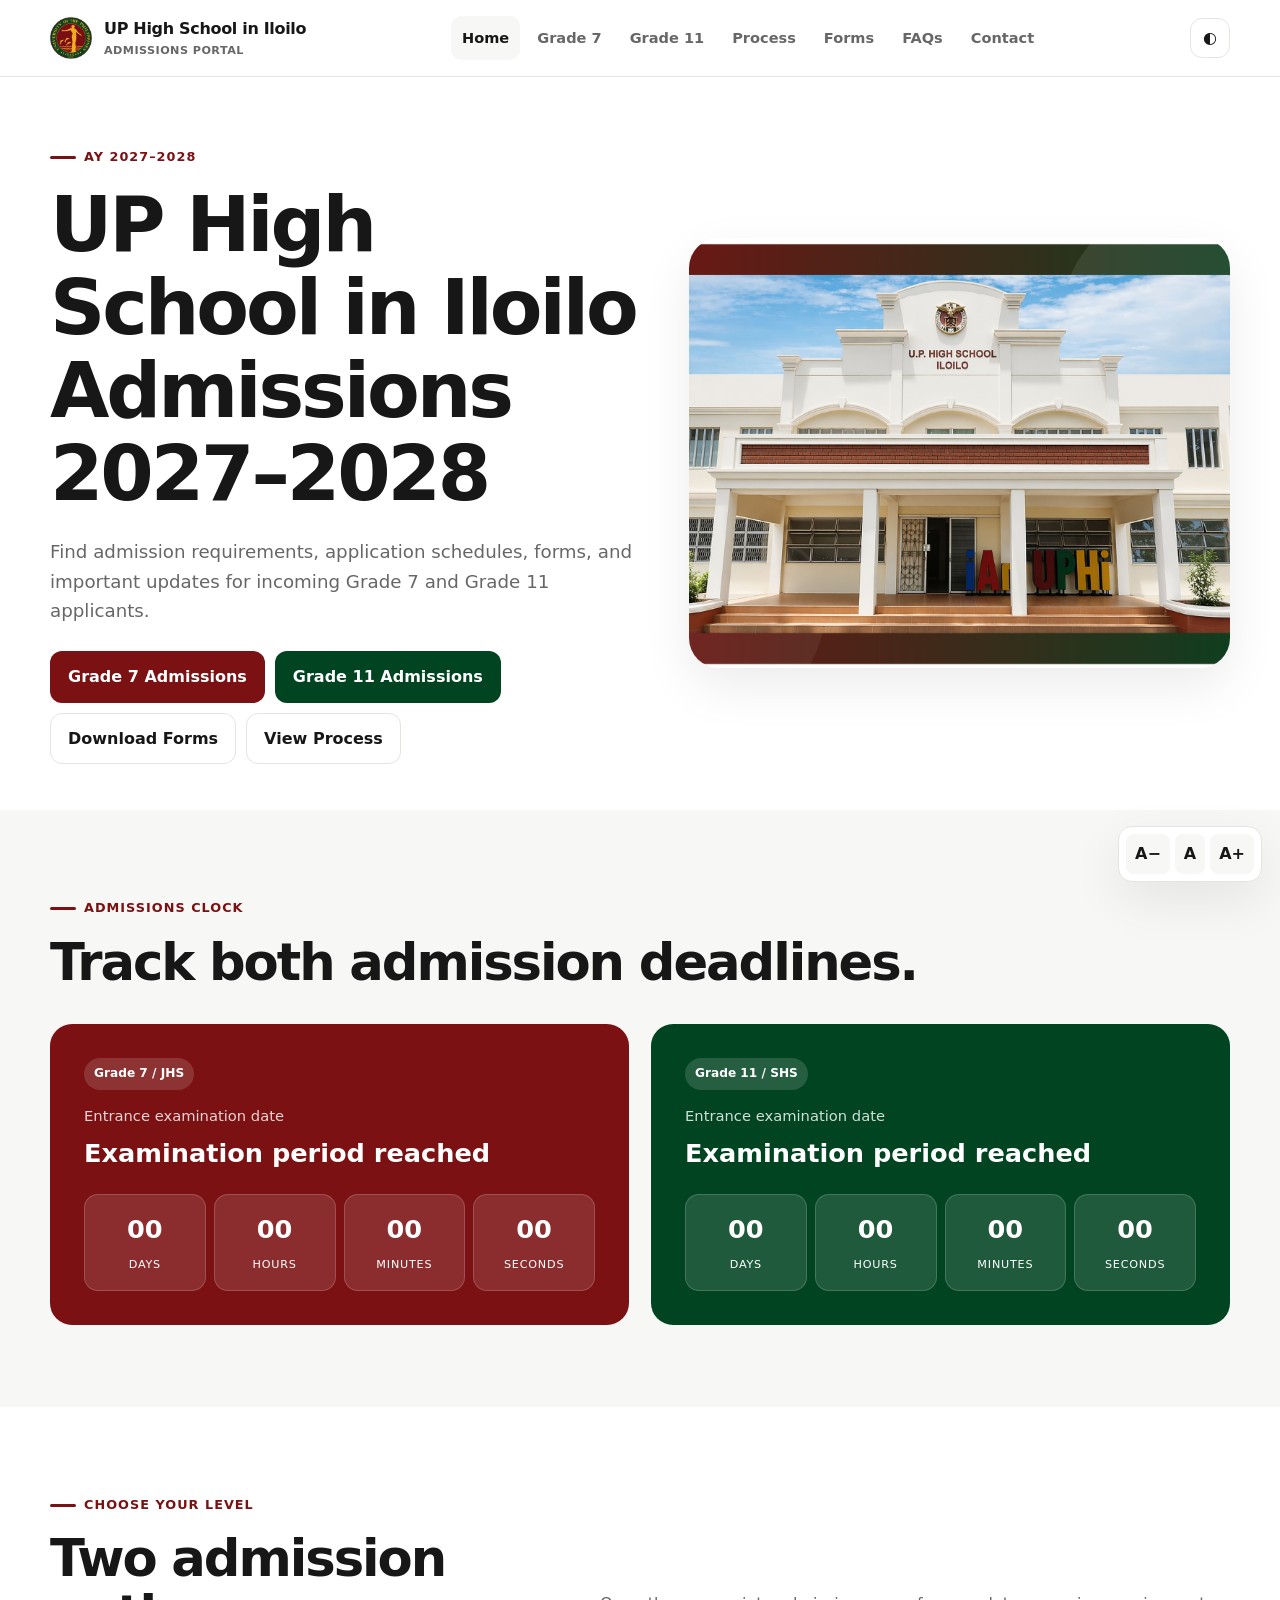
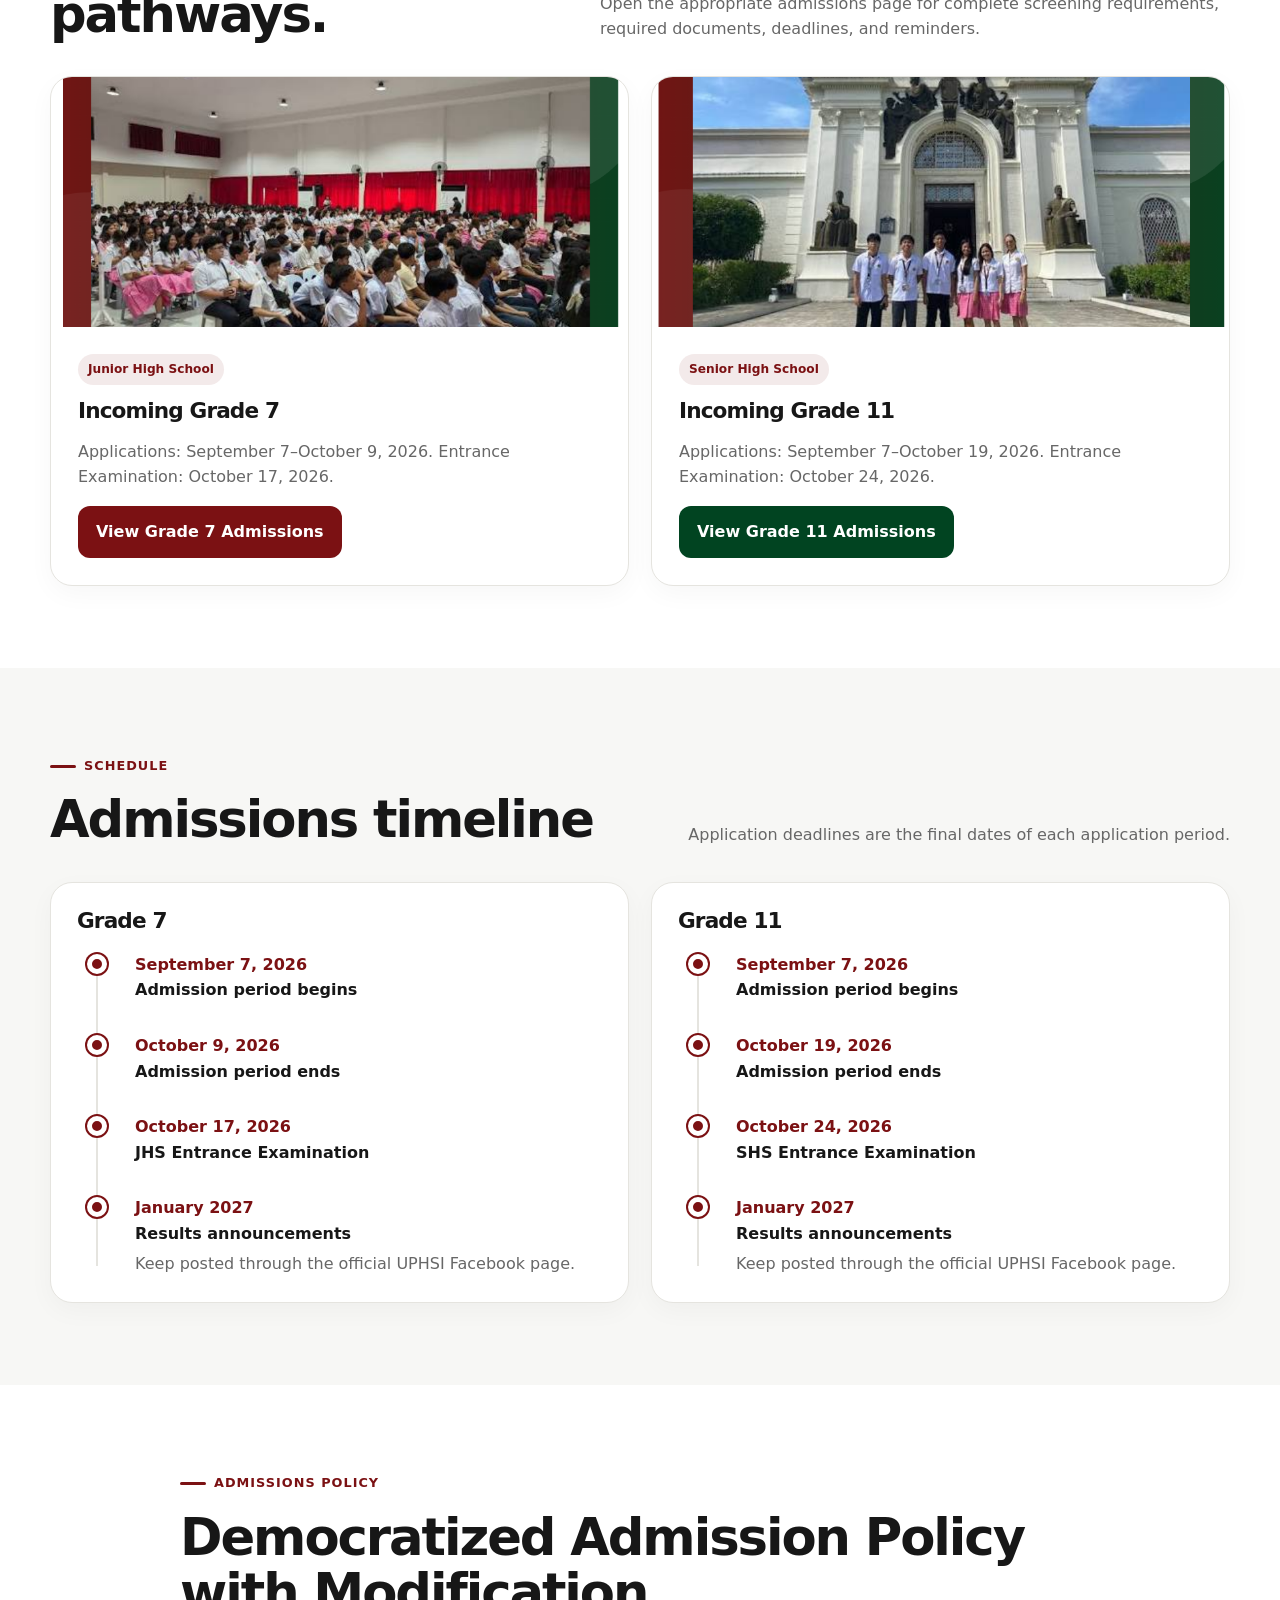
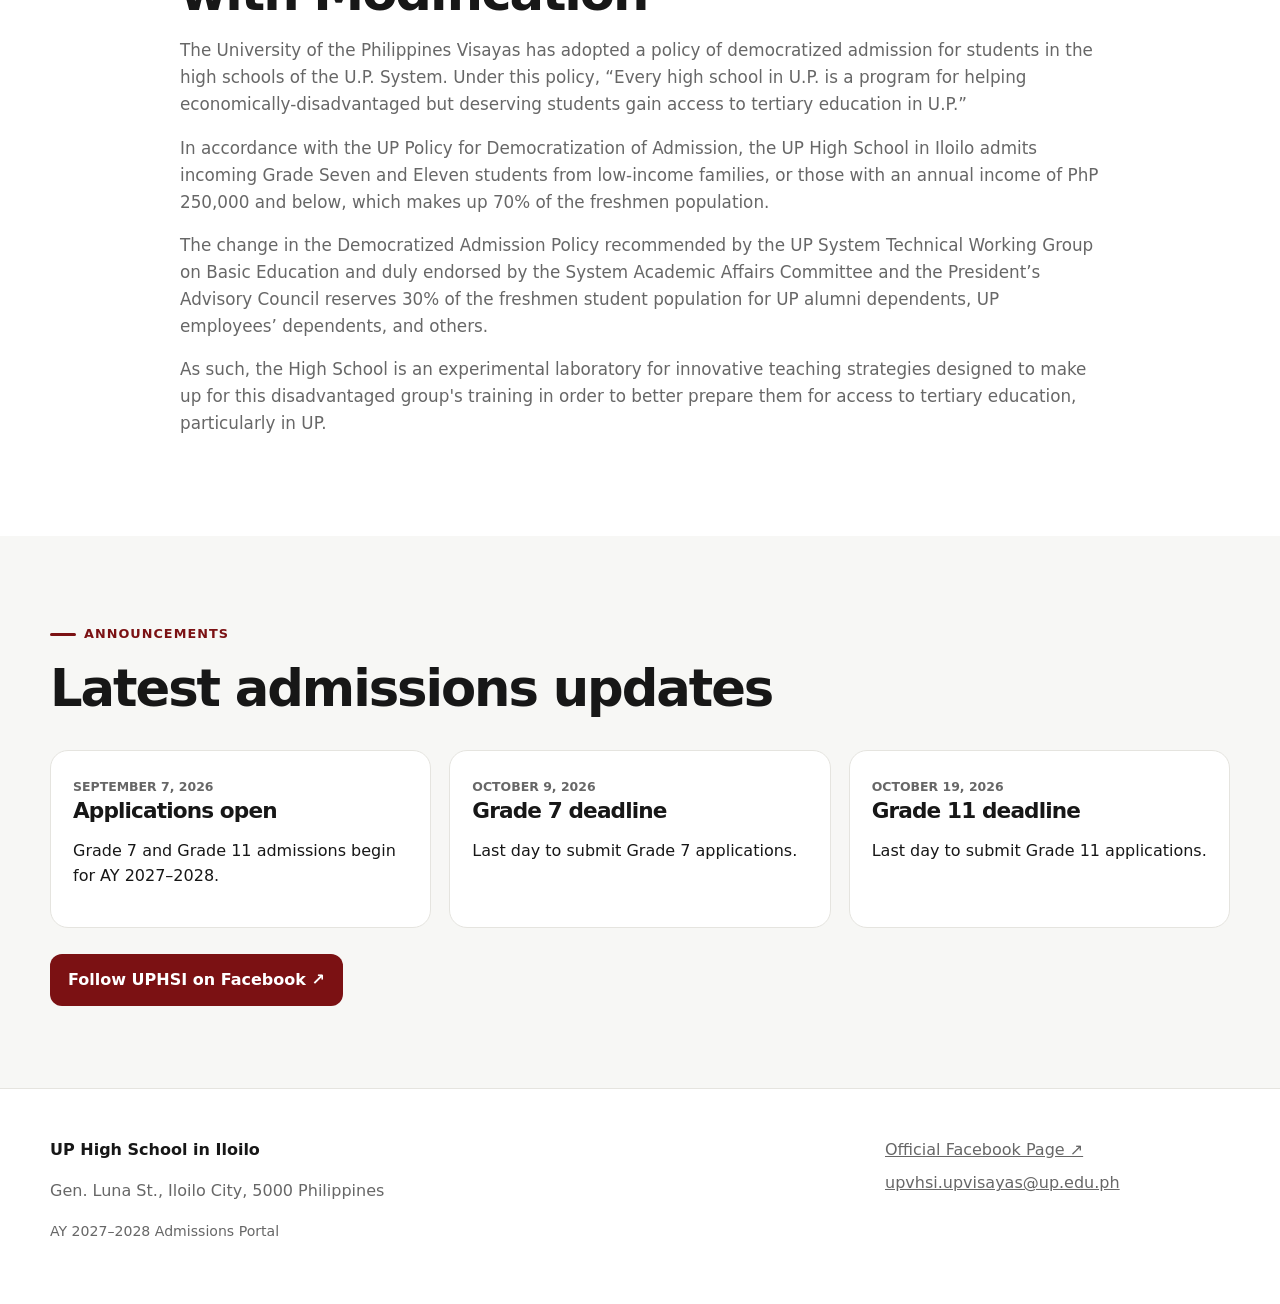
<file: index.html>
<!doctype html>
<html lang="en">
<head>
<meta charset="utf-8">
<meta name="viewport" content="width=device-width, initial-scale=1">
<meta name="description" content="UP High School in Iloilo Admissions Portal for AY 2027–2028">
<title>Home | UPHSI Admissions 2027–2028</title>
<link rel="stylesheet" href="css/style.css">
<link rel="icon" type="image/png" href="images/logo.png">
</head>
<body>

<a class="skip-link" href="#main">Skip to main content</a>
<header class="site-header">
  <div class="container navbar">
    <a class="brand" href="index.html"><img src="images/logo.png" alt="UPHSI logo placeholder"><span>UP High School in Iloilo<small>Admissions Portal</small></span></a>
    <nav id="navLinks" class="navlinks" aria-label="Primary navigation">
<a href="index.html" class="active">Home</a>
<a href="jhs.html">Grade 7</a>
<a href="shs.html">Grade 11</a>
<a href="process.html">Process</a>
<a href="forms.html">Forms</a>
<a href="faq.html">FAQs</a>
<a href="contact.html">Contact</a>
</nav>
    <div class="nav-tools">
      <button id="themeToggle" class="icon-btn" title="Toggle dark mode" aria-label="Toggle dark mode">◐</button>
      <button id="menuBtn" class="menu-btn" aria-label="Open menu" aria-expanded="false">☰</button>
    </div>
  </div>
</header>
<main id="main">
<section class="hero">
  <div class="container hero-grid">
    <div>
      <div class="eyebrow">AY 2027–2028</div>
      <h1>UP High School in Iloilo Admissions 2027–2028</h1>
      <p class="lead">Find admission requirements, application schedules, forms, and important updates for incoming Grade 7 and Grade 11 applicants.</p>
      <div class="actions">
        <a class="btn btn-primary" href="jhs.html">Grade 7 Admissions</a>
        <a class="btn btn-green" href="shs.html">Grade 11 Admissions</a>
        <a class="btn btn-secondary" href="forms.html">Download Forms</a>
        <a class="btn btn-secondary" href="process.html">View Process</a>
      </div>
    </div>
    <div class="hero-media"><img src="images/hero.png" alt="Campus photo placeholder"></div>
  </div>
</section>


<section class="section alt">
  <div class="container">
    <div class="section-head reveal">
      <div><div class="eyebrow">Admissions clock</div><h2>Track both admission deadlines.</h2></div>
      <!-- <p>Each countdown first tracks the end of its admission period. Once applications close, it automatically switches to the corresponding entrance examination countdown.</p> -->
    </div>
    <div class="cards">
      <div class="countdown-box reveal" id="jhsCountdown">
        <span class="tag" style="background:rgba(255,255,255,.14);color:white">Grade 7 / JHS</span>
        <div id="jhsCountdownLabel" class="countdown-label" style="margin-top:14px">Admission period ends in</div>
        <div id="jhsCountdownTitle" class="countdown-title">Grade 7 admission period ends</div>
        <div class="countdown">
          <div class="time-unit"><strong id="jhs-days">00</strong><span>Days</span></div>
          <div class="time-unit"><strong id="jhs-hours">00</strong><span>Hours</span></div>
          <div class="time-unit"><strong id="jhs-minutes">00</strong><span>Minutes</span></div>
          <div class="time-unit"><strong id="jhs-seconds">00</strong><span>Seconds</span></div>
        </div>
      </div>
      <div class="countdown-box reveal" id="shsCountdown" style="background:var(--green)">
        <span class="tag" style="background:rgba(255,255,255,.14);color:white">Grade 11 / SHS</span>
        <div id="shsCountdownLabel" class="countdown-label" style="margin-top:14px">Admission period ends in</div>
        <div id="shsCountdownTitle" class="countdown-title">Grade 11 admission period ends</div>
        <div class="countdown">
          <div class="time-unit"><strong id="shs-days">00</strong><span>Days</span></div>
          <div class="time-unit"><strong id="shs-hours">00</strong><span>Hours</span></div>
          <div class="time-unit"><strong id="shs-minutes">00</strong><span>Minutes</span></div>
          <div class="time-unit"><strong id="shs-seconds">00</strong><span>Seconds</span></div>
        </div>
      </div>
    </div>
  </div>
</section>

<section class="section">
 <div class="container">
  <div class="section-head reveal"><div><div class="eyebrow">Choose your level</div><h2>Two admission pathways.</h2></div><p>Open the appropriate admissions page for complete screening requirements, required documents, deadlines, and reminders.</p></div>
  <div class="cards">
    <article class="card feature reveal"><img src="images/jhs.png" alt="Grade 7 photo placeholder"><div class="card-content"><span class="tag">Junior High School</span><h3 style="margin-top:14px">Incoming Grade 7</h3><p>Applications: September 7–October 9, 2026. Entrance Examination: October 17, 2026.</p><a class="btn btn-primary" href="jhs.html">View Grade 7 Admissions</a></div></article>
    <article class="card feature reveal"><img src="images/shs.png" alt="Grade 11 photo placeholder"><div class="card-content"><span class="tag">Senior High School</span><h3 style="margin-top:14px">Incoming Grade 11</h3><p>Applications: September 7–October 19, 2026. Entrance Examination: October 24, 2026.</p><a class="btn btn-green" href="shs.html">View Grade 11 Admissions</a></div></article>
  </div>
 </div>
</section>

<section class="section alt">
 <div class="container">
  <div class="section-head reveal"><div><div class="eyebrow">Schedule</div><h2>Admissions timeline</h2></div><p>Application deadlines are the final dates of each application period.</p></div>
  <div class="cards">
   <div class="card reveal"><h3>Grade 7</h3><div class="timeline">
    <div class="timeline-item"><span class="timeline-dot"></span><div class="timeline-date">September 7, 2026</div><strong>Admission period begins</strong></div>
    <div class="timeline-item"><span class="timeline-dot"></span><div class="timeline-date">October 9, 2026</div><strong>Admission period ends</strong></div>
    <div class="timeline-item"><span class="timeline-dot"></span><div class="timeline-date">October 17, 2026</div><strong>JHS Entrance Examination</strong></div>
    <div class="timeline-item"><span class="timeline-dot"></span><div class="timeline-date">January 2027</div><strong>Results announcements</strong><p>Keep posted through the official UPHSI Facebook page.</p></div>
   </div></div>
   <div class="card reveal"><h3>Grade 11</h3><div class="timeline">
    <div class="timeline-item"><span class="timeline-dot"></span><div class="timeline-date">September 7, 2026</div><strong>Admission period begins</strong></div>
    <div class="timeline-item"><span class="timeline-dot"></span><div class="timeline-date">October 19, 2026</div><strong>Admission period ends</strong></div>
    <div class="timeline-item"><span class="timeline-dot"></span><div class="timeline-date">October 24, 2026</div><strong>SHS Entrance Examination</strong></div>
    <div class="timeline-item"><span class="timeline-dot"></span><div class="timeline-date">January 2027</div><strong>Results announcements</strong><p>Keep posted through the official UPHSI Facebook page.</p></div>
   </div></div>
  </div>
 </div>
</section>

<section class="section">
 <div class="container policy reveal">
  <div class="eyebrow">Admissions policy</div><h2>Democratized Admission Policy with Modification</h2>
  
<p>The University of the Philippines Visayas has adopted a policy of democratized admission for students in the high schools of the U.P. System. Under this policy, “Every high school in U.P. is a program for helping economically-disadvantaged but deserving students gain access to tertiary education in U.P.”</p>
<p>In accordance with the UP Policy for Democratization of Admission, the UP High School in Iloilo admits incoming Grade Seven and Eleven students from low-income families, or those with an annual income of PhP 250,000 and below, which makes up 70% of the freshmen population.</p>
<p>The change in the Democratized Admission Policy recommended by the UP System Technical Working Group on Basic Education and duly endorsed by the System Academic Affairs Committee and the President’s Advisory Council reserves 30% of the freshmen student population for UP alumni dependents, UP employees’ dependents, and others.</p>
<p>As such, the High School is an experimental laboratory for innovative teaching strategies designed to make up for this disadvantaged group's training in order to better prepare them for access to tertiary education, particularly in UP.</p>

 </div>
</section>

<section class="section alt">
 <div class="container">
  <div class="section-head reveal"><div><div class="eyebrow">Announcements</div><h2>Latest admissions updates</h2></div></div>
  <div class="announcement-grid">
   <article class="announcement reveal"><time>September 7, 2026</time><h3>Applications open</h3><p>Grade 7 and Grade 11 admissions begin for AY 2027–2028.</p></article>
   <article class="announcement reveal"><time>October 9, 2026</time><h3>Grade 7 deadline</h3><p>Last day to submit Grade 7 applications.</p></article>
   <article class="announcement reveal"><time>October 19, 2026</time><h3>Grade 11 deadline</h3><p>Last day to submit Grade 11 applications.</p></article>
  </div>
  <div class="actions"><a class="btn btn-primary" href="https://www.facebook.com/uphsiofficial" target="_blank" rel="noopener">Follow UPHSI on Facebook ↗</a></div>
 </div>
</section>
</main>

<footer class="footer">
  <div class="container footer-grid">
    <div>
      <strong>UP High School in Iloilo</strong>
      <p>Gen. Luna St., Iloilo City, 5000 Philippines</p>
      <p class="small">AY 2027–2028 Admissions Portal</p>
    </div>
    <div class="footer-links">
      <a href="https://www.facebook.com/uphsiofficial" target="_blank" rel="noopener">Official Facebook Page ↗</a>
      <a href="mailto:upvhsi.upvisayas@up.edu.ph">upvhsi.upvisayas@up.edu.ph</a>
    </div>
  </div>
</footer>
<div class="a11y-panel" aria-label="Text size controls">
  <button data-font="down" title="Decrease text size">A−</button>
  <button data-font="reset" title="Reset text size">A</button>
  <button data-font="up" title="Increase text size">A+</button>
</div>
<script src="js/script.js"></script>
</body></html>
</file>
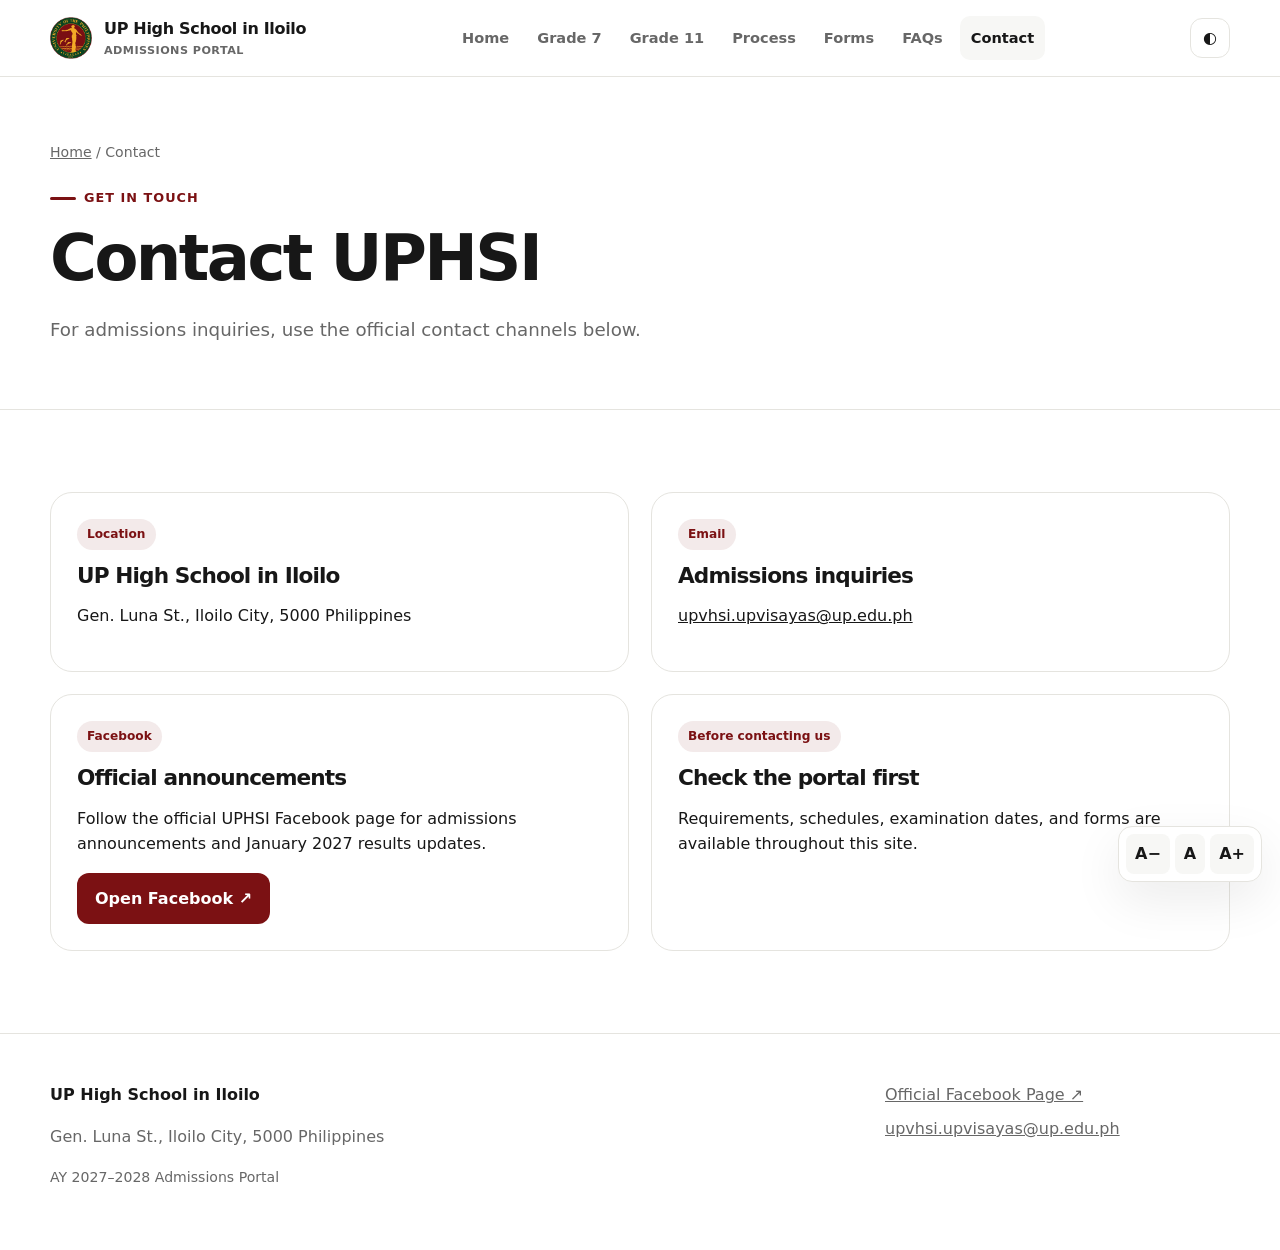
<file: contact.html>
<!doctype html>
<html lang="en">
<head>
<meta charset="utf-8">
<meta name="viewport" content="width=device-width, initial-scale=1">
<meta name="description" content="UP High School in Iloilo Admissions Portal for AY 2027–2028">
<title>Contact | UPHSI Admissions 2027–2028</title>
<link rel="stylesheet" href="css/style.css">
<link rel="icon" type="image/png" href="images/logo.png">
</head>
<body>

<a class="skip-link" href="#main">Skip to main content</a>
<header class="site-header">
  <div class="container navbar">
    <a class="brand" href="index.html"><img src="images/logo.png" alt="UPHSI logo placeholder"><span>UP High School in Iloilo<small>Admissions Portal</small></span></a>
    <nav id="navLinks" class="navlinks" aria-label="Primary navigation">
<a href="index.html">Home</a>
<a href="jhs.html">Grade 7</a>
<a href="shs.html">Grade 11</a>
<a href="process.html">Process</a>
<a href="forms.html">Forms</a>
<a href="faq.html">FAQs</a>
<a href="contact.html" class="active">Contact</a>
</nav>
    <div class="nav-tools">
      <button id="themeToggle" class="icon-btn" title="Toggle dark mode" aria-label="Toggle dark mode">◐</button>
      <button id="menuBtn" class="menu-btn" aria-label="Open menu" aria-expanded="false">☰</button>
    </div>
  </div>
</header>
<main id="main">
<section class="page-hero"><div class="container"><div class="breadcrumb"><a href="index.html">Home</a> / Contact</div><div class="eyebrow">Get in touch</div><h1>Contact UPHSI</h1><p class="lead">For admissions inquiries, use the official contact channels below.</p></div></section>
<section class="section"><div class="container contact-grid">
<div class="contact-item reveal"><span class="tag">Location</span><h3 style="margin-top:14px">UP High School in Iloilo</h3><p>Gen. Luna St., Iloilo City, 5000 Philippines</p></div>
<div class="contact-item reveal"><span class="tag">Email</span><h3 style="margin-top:14px">Admissions inquiries</h3><p><a href="mailto:upvhsi.upvisayas@up.edu.ph">upvhsi.upvisayas@up.edu.ph</a></p></div>
<div class="contact-item reveal"><span class="tag">Facebook</span><h3 style="margin-top:14px">Official announcements</h3><p>Follow the official UPHSI Facebook page for admissions announcements and January 2027 results updates.</p><a class="btn btn-primary" href="https://www.facebook.com/uphsiofficial" target="_blank" rel="noopener">Open Facebook ↗</a></div>
<div class="contact-item reveal"><span class="tag">Before contacting us</span><h3 style="margin-top:14px">Check the portal first</h3><p>Requirements, schedules, examination dates, and forms are available throughout this site.</p></div>
</div></section>
</main>

<footer class="footer">
  <div class="container footer-grid">
    <div>
      <strong>UP High School in Iloilo</strong>
      <p>Gen. Luna St., Iloilo City, 5000 Philippines</p>
      <p class="small">AY 2027–2028 Admissions Portal</p>
    </div>
    <div class="footer-links">
      <a href="https://www.facebook.com/uphsiofficial" target="_blank" rel="noopener">Official Facebook Page ↗</a>
      <a href="mailto:upvhsi.upvisayas@up.edu.ph">upvhsi.upvisayas@up.edu.ph</a>
    </div>
  </div>
</footer>
<div class="a11y-panel" aria-label="Text size controls">
  <button data-font="down" title="Decrease text size">A−</button>
  <button data-font="reset" title="Reset text size">A</button>
  <button data-font="up" title="Increase text size">A+</button>
</div>
<script src="js/script.js"></script>
</body></html>
</file>
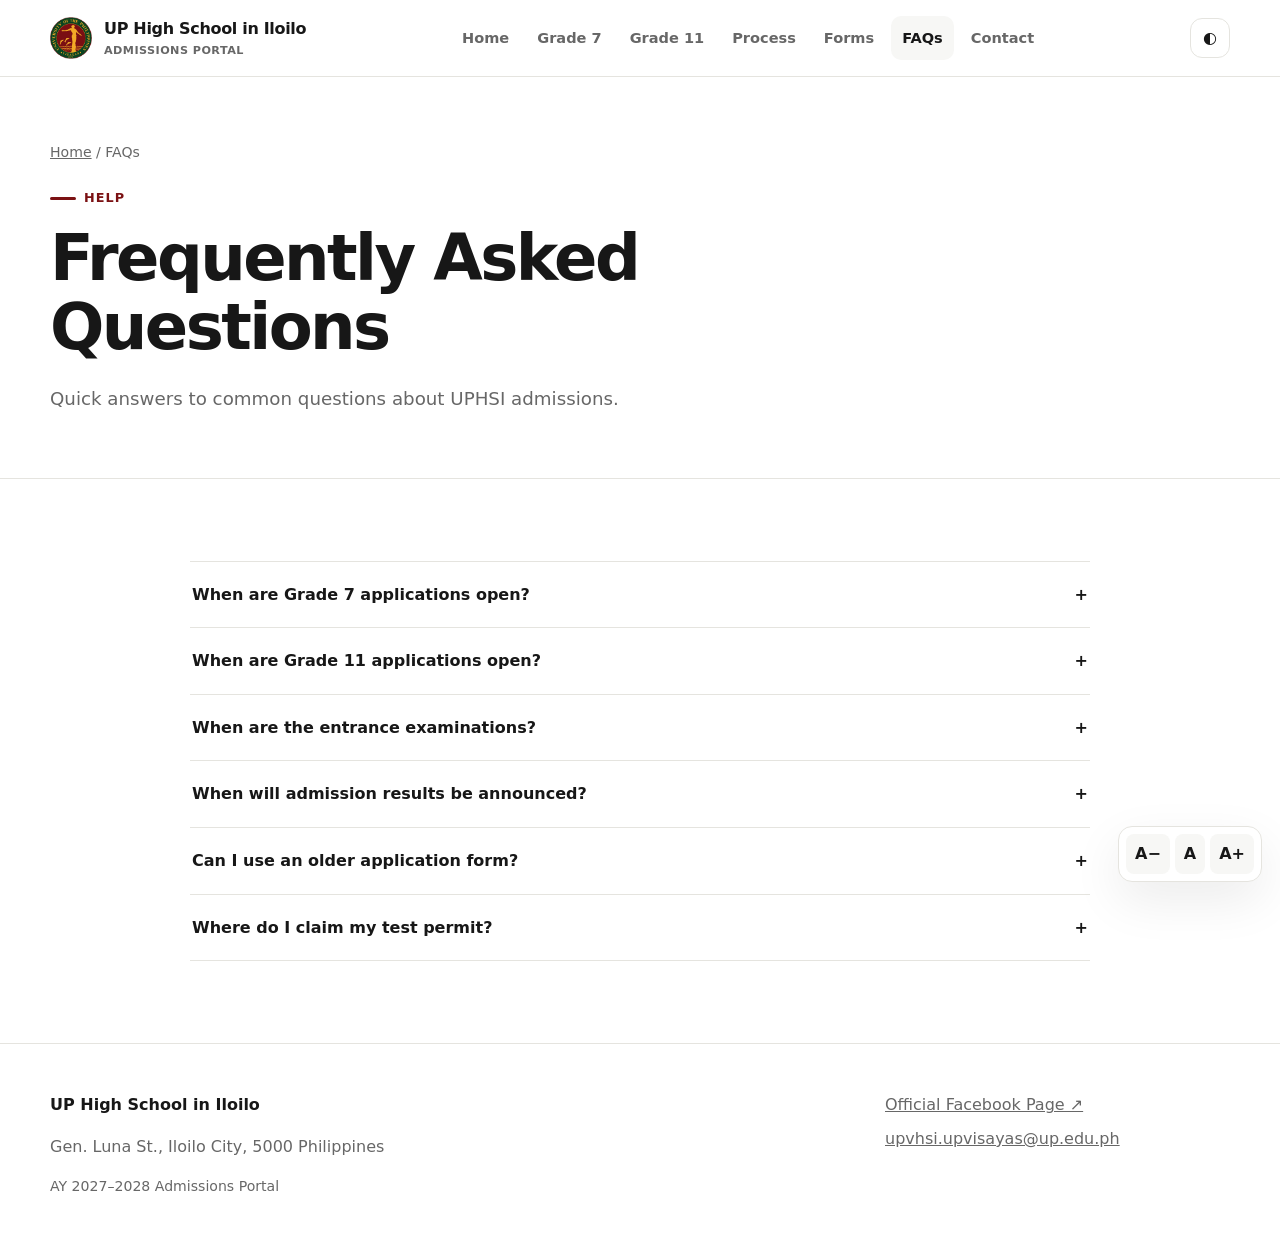
<file: faq.html>
<!doctype html>
<html lang="en">
<head>
<meta charset="utf-8">
<meta name="viewport" content="width=device-width, initial-scale=1">
<meta name="description" content="UP High School in Iloilo Admissions Portal for AY 2027–2028">
<title>FAQs | UPHSI Admissions 2027–2028</title>
<link rel="stylesheet" href="css/style.css">
<link rel="icon" type="image/png" href="images/logo.png">
</head>
<body>

<a class="skip-link" href="#main">Skip to main content</a>
<header class="site-header">
  <div class="container navbar">
    <a class="brand" href="index.html"><img src="images/logo.png" alt="UPHSI logo placeholder"><span>UP High School in Iloilo<small>Admissions Portal</small></span></a>
    <nav id="navLinks" class="navlinks" aria-label="Primary navigation">
<a href="index.html">Home</a>
<a href="jhs.html">Grade 7</a>
<a href="shs.html">Grade 11</a>
<a href="process.html">Process</a>
<a href="forms.html">Forms</a>
<a href="faq.html" class="active">FAQs</a>
<a href="contact.html">Contact</a>
</nav>
    <div class="nav-tools">
      <button id="themeToggle" class="icon-btn" title="Toggle dark mode" aria-label="Toggle dark mode">◐</button>
      <button id="menuBtn" class="menu-btn" aria-label="Open menu" aria-expanded="false">☰</button>
    </div>
  </div>
</header>
<main id="main">
<section class="page-hero"><div class="container"><div class="breadcrumb"><a href="index.html">Home</a> / FAQs</div><div class="eyebrow">Help</div><h1>Frequently Asked Questions</h1><p class="lead">Quick answers to common questions about UPHSI admissions.</p></div></section>
<section class="section"><div class="container" style="max-width:900px">
<div class="accordion">
<div class="accordion-item"><button class="accordion-button" aria-expanded="false">When are Grade 7 applications open?<span>+</span></button><div class="accordion-panel"><div class="accordion-panel-inner">September 7 to October 9, 2026. October 9 is the application deadline.</div></div></div>
<div class="accordion-item"><button class="accordion-button" aria-expanded="false">When are Grade 11 applications open?<span>+</span></button><div class="accordion-panel"><div class="accordion-panel-inner">September 7 to October 19, 2026. October 19 is the application deadline.</div></div></div>
<div class="accordion-item"><button class="accordion-button" aria-expanded="false">When are the entrance examinations?<span>+</span></button><div class="accordion-panel"><div class="accordion-panel-inner">Grade 7: October 17, 2026. Grade 11: October 24, 2026.</div></div></div>
<div class="accordion-item"><button class="accordion-button" aria-expanded="false">When will admission results be announced?<span>+</span></button><div class="accordion-panel"><div class="accordion-panel-inner">Results are expected in January 2027. Keep yourself posted through announcements on the official UPHSI Facebook page.</div></div></div>
<div class="accordion-item"><button class="accordion-button" aria-expanded="false">Can I use an older application form?<span>+</span></button><div class="accordion-panel"><div class="accordion-panel-inner">No. Please use the current admissions form. Older versions will not be accepted.</div></div></div>
<div class="accordion-item"><button class="accordion-button" aria-expanded="false">Where do I claim my test permit?<span>+</span></button><div class="accordion-panel"><div class="accordion-panel-inner">Claim your test permit after payment at the principal's office.</div></div></div>
</div></div></section>
</main>

<footer class="footer">
  <div class="container footer-grid">
    <div>
      <strong>UP High School in Iloilo</strong>
      <p>Gen. Luna St., Iloilo City, 5000 Philippines</p>
      <p class="small">AY 2027–2028 Admissions Portal</p>
    </div>
    <div class="footer-links">
      <a href="https://www.facebook.com/uphsiofficial" target="_blank" rel="noopener">Official Facebook Page ↗</a>
      <a href="mailto:upvhsi.upvisayas@up.edu.ph">upvhsi.upvisayas@up.edu.ph</a>
    </div>
  </div>
</footer>
<div class="a11y-panel" aria-label="Text size controls">
  <button data-font="down" title="Decrease text size">A−</button>
  <button data-font="reset" title="Reset text size">A</button>
  <button data-font="up" title="Increase text size">A+</button>
</div>
<script src="js/script.js"></script>
</body></html>
</file>
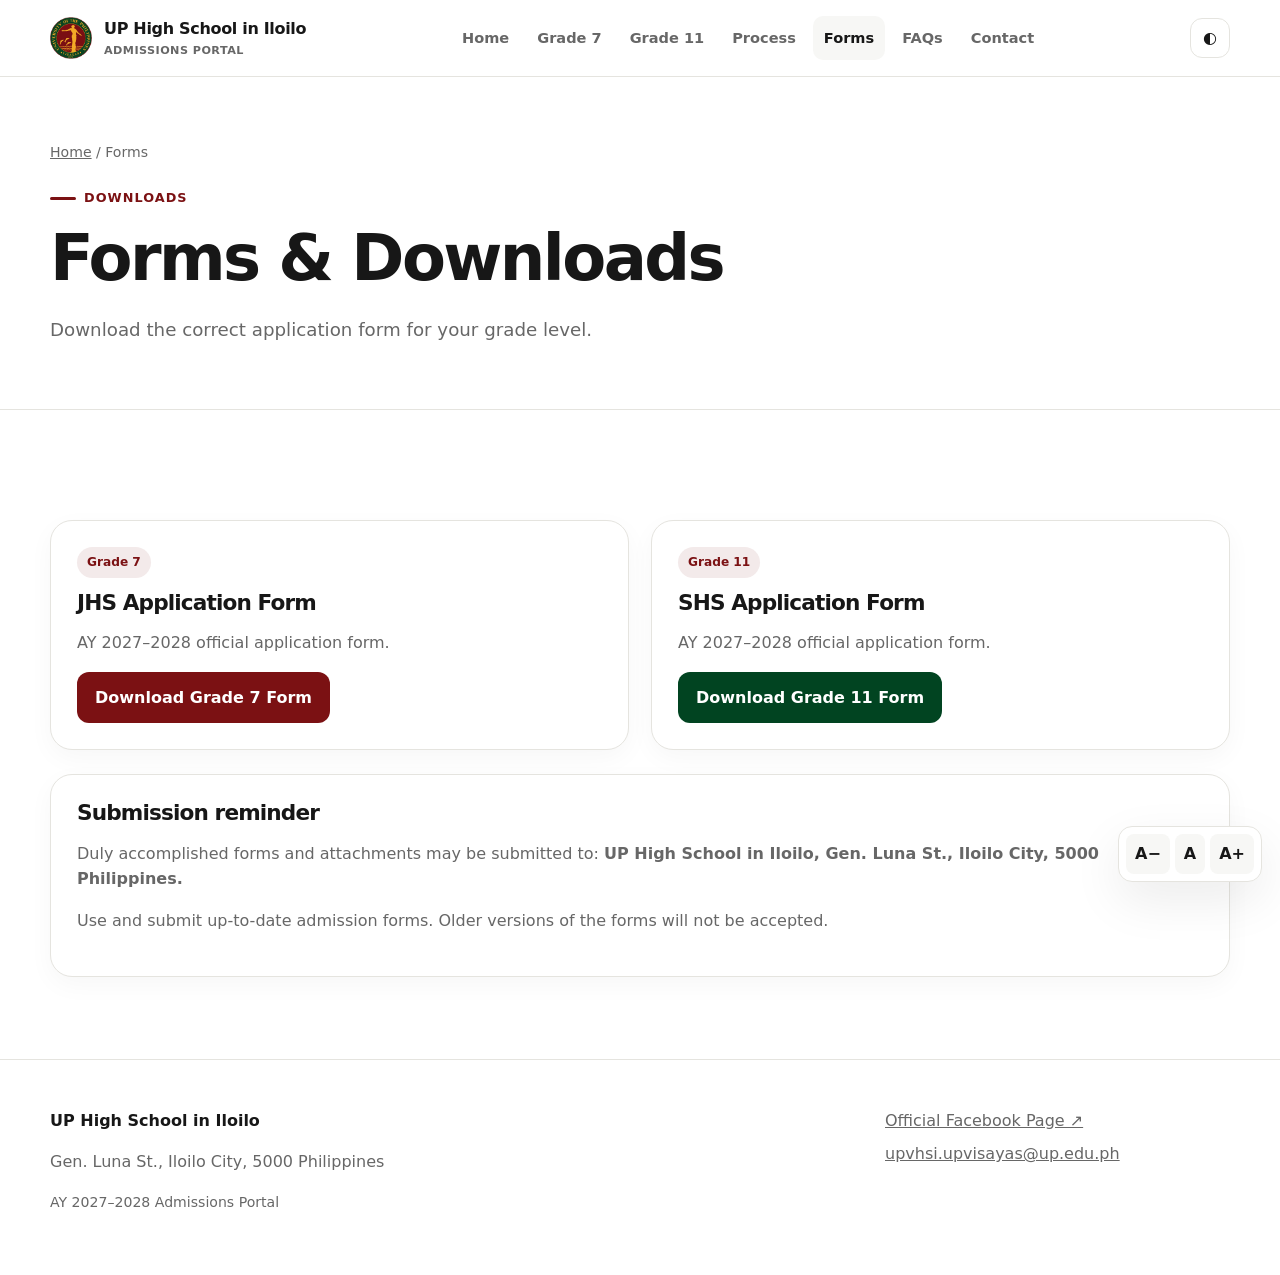
<file: forms.html>
<!doctype html>
<html lang="en">
<head>
<meta charset="utf-8">
<meta name="viewport" content="width=device-width, initial-scale=1">
<meta name="description" content="UP High School in Iloilo Admissions Portal for AY 2027–2028">
<title>Forms & Downloads | UPHSI Admissions 2027–2028</title>
<link rel="stylesheet" href="css/style.css">
<link rel="icon" type="image/png" href="images/logo.png">
</head>
<body>

<a class="skip-link" href="#main">Skip to main content</a>
<header class="site-header">
  <div class="container navbar">
    <a class="brand" href="index.html"><img src="images/logo.png" alt="UPHSI logo placeholder"><span>UP High School in Iloilo<small>Admissions Portal</small></span></a>
    <nav id="navLinks" class="navlinks" aria-label="Primary navigation">
<a href="index.html">Home</a>
<a href="jhs.html">Grade 7</a>
<a href="shs.html">Grade 11</a>
<a href="process.html">Process</a>
<a href="forms.html" class="active">Forms</a>
<a href="faq.html">FAQs</a>
<a href="contact.html">Contact</a>
</nav>
    <div class="nav-tools">
      <button id="themeToggle" class="icon-btn" title="Toggle dark mode" aria-label="Toggle dark mode">◐</button>
      <button id="menuBtn" class="menu-btn" aria-label="Open menu" aria-expanded="false">☰</button>
    </div>
  </div>
</header>
<main id="main">
<section class="page-hero"><div class="container"><div class="breadcrumb"><a href="index.html">Home</a> / Forms</div><div class="eyebrow">Downloads</div><h1>Forms & Downloads</h1><p class="lead">Download the correct application form for your grade level.</p></div></section>
<section class="section"><div class="container">
<!-- <div class="notice"><strong>Reminder:</strong> Please make sure you are using the updated forms intended for this year's admissions.</div> -->
<div class="download-grid" style="margin-top:28px">
 <div class="card download-card reveal"><div><span class="tag">Grade 7</span><h3 style="margin-top:13px">JHS Application Form</h3><p>AY 2027–2028 official application form.</p><a class="btn btn-primary" href="downloads/JHS-Form-2027.pdf">Download Grade 7 Form</a></div></div>
 <div class="card download-card reveal"><div><span class="tag">Grade 11</span><h3 style="margin-top:13px">SHS Application Form</h3><p>AY 2027–2028 official application form.</p><a class="btn btn-green" href="downloads/SHS-Form-2027.pdf">Download Grade 11 Form</a></div></div>
</div>
<div class="card" style="margin-top:24px"><h3>Submission reminder</h3><p>Duly accomplished forms and attachments may be submitted to: <strong>UP High School in Iloilo, Gen. Luna St., Iloilo City, 5000 Philippines.</strong></p><p>Use and submit up-to-date admission forms. Older versions of the forms will not be accepted.</p></div>
</div></section>
</main>

<footer class="footer">
  <div class="container footer-grid">
    <div>
      <strong>UP High School in Iloilo</strong>
      <p>Gen. Luna St., Iloilo City, 5000 Philippines</p>
      <p class="small">AY 2027–2028 Admissions Portal</p>
    </div>
    <div class="footer-links">
      <a href="https://www.facebook.com/uphsiofficial" target="_blank" rel="noopener">Official Facebook Page ↗</a>
      <a href="mailto:upvhsi.upvisayas@up.edu.ph">upvhsi.upvisayas@up.edu.ph</a>
    </div>
  </div>
</footer>
<div class="a11y-panel" aria-label="Text size controls">
  <button data-font="down" title="Decrease text size">A−</button>
  <button data-font="reset" title="Reset text size">A</button>
  <button data-font="up" title="Increase text size">A+</button>
</div>
<script src="js/script.js"></script>
</body></html>
</file>
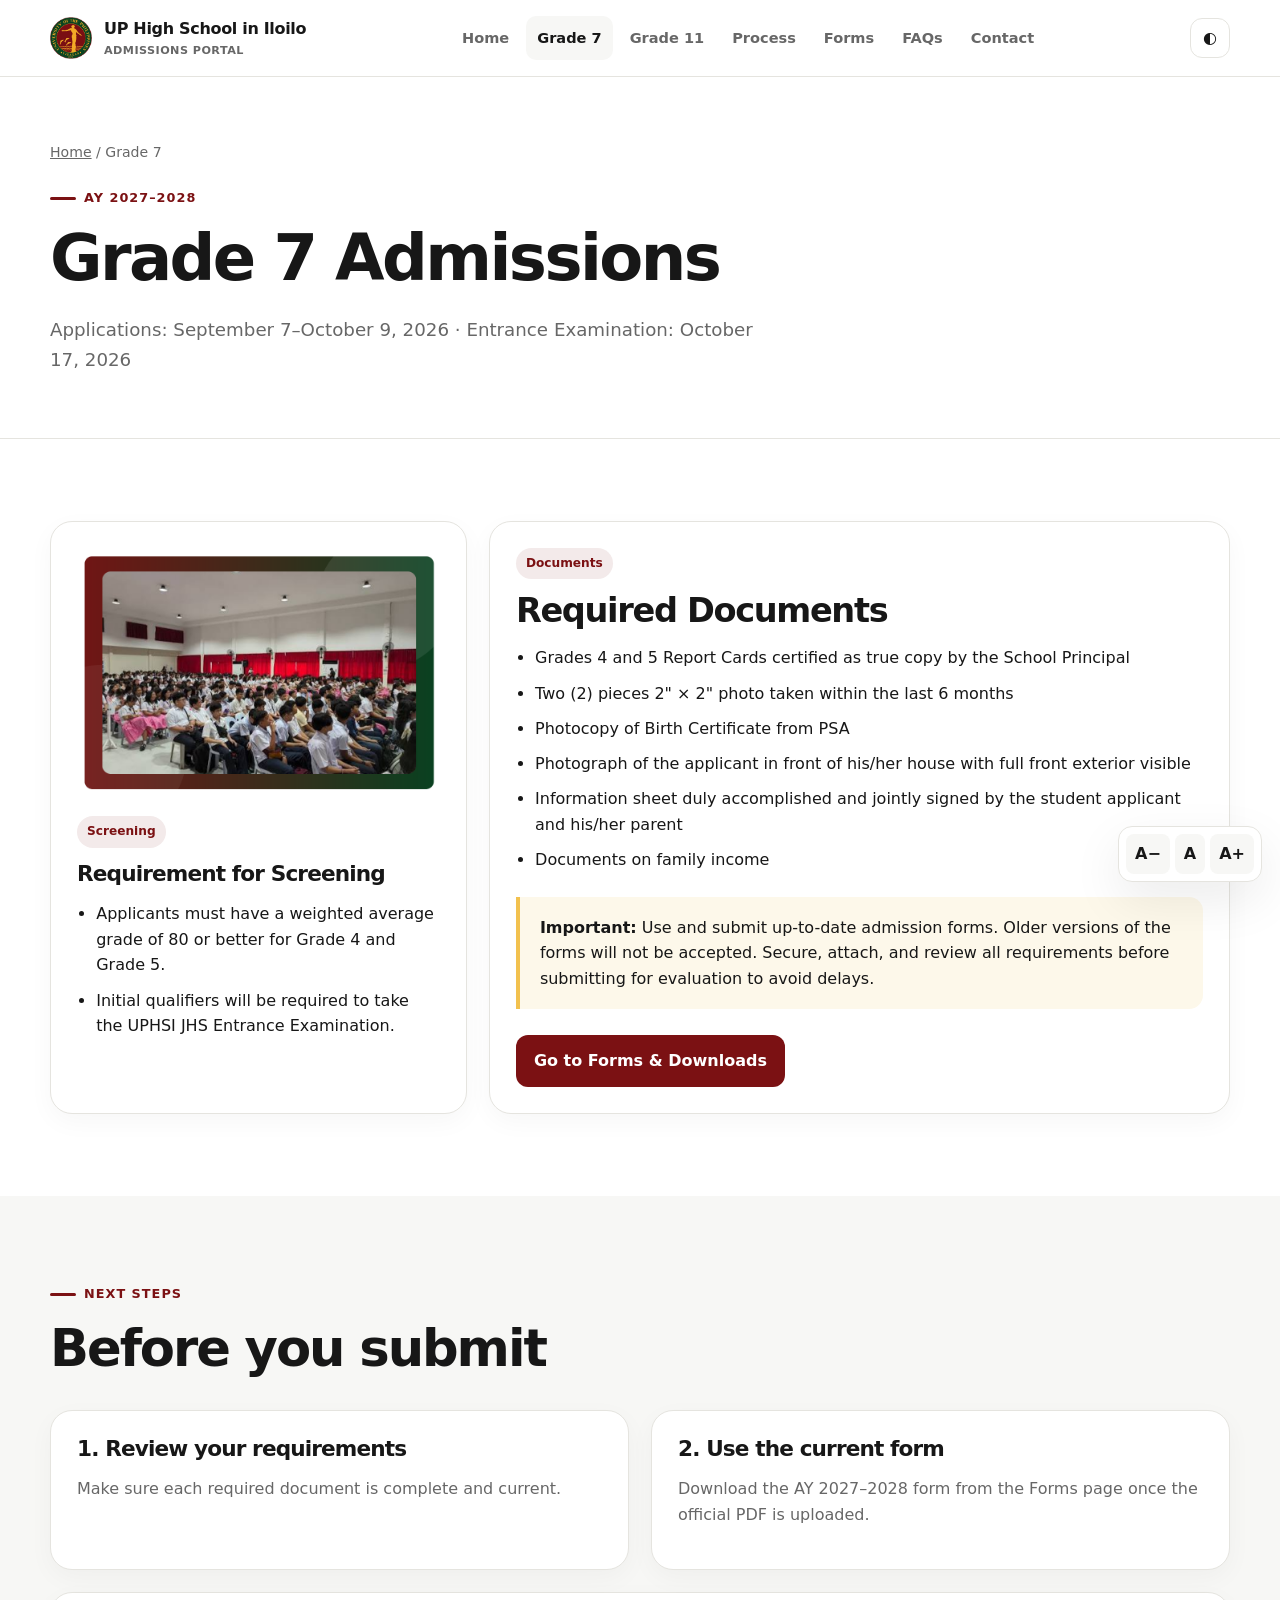
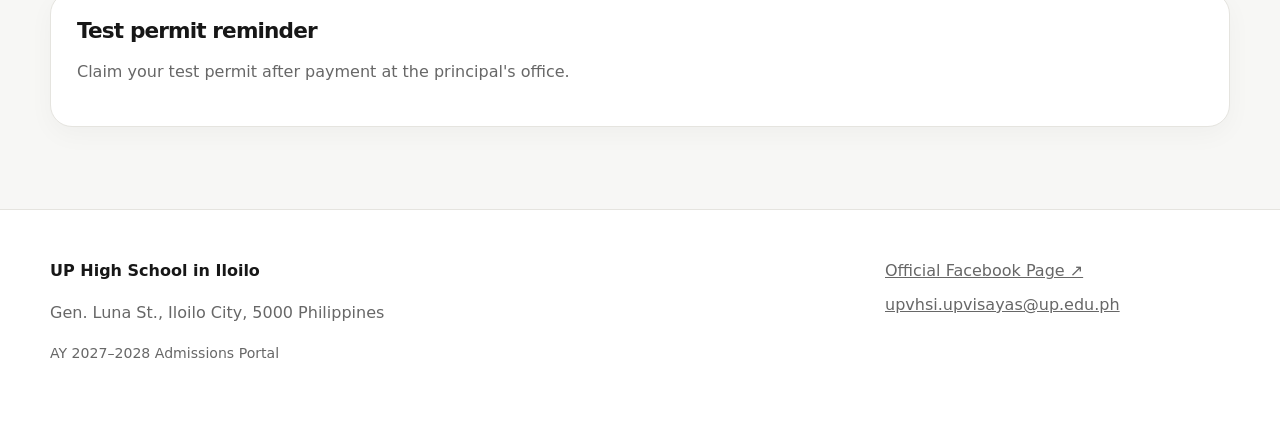
<file: jhs.html>
<!doctype html>
<html lang="en">
<head>
<meta charset="utf-8">
<meta name="viewport" content="width=device-width, initial-scale=1">
<meta name="description" content="UP High School in Iloilo Admissions Portal for AY 2027–2028">
<title>Grade 7 | UPHSI Admissions 2027–2028</title>
<link rel="stylesheet" href="css/style.css">
<link rel="icon" type="image/png" href="images/logo.png">
</head>
<body>

<a class="skip-link" href="#main">Skip to main content</a>
<header class="site-header">
  <div class="container navbar">
    <a class="brand" href="index.html"><img src="images/logo.png" alt="UPHSI logo placeholder"><span>UP High School in Iloilo<small>Admissions Portal</small></span></a>
    <nav id="navLinks" class="navlinks" aria-label="Primary navigation">
<a href="index.html">Home</a>
<a href="jhs.html" class="active">Grade 7</a>
<a href="shs.html">Grade 11</a>
<a href="process.html">Process</a>
<a href="forms.html">Forms</a>
<a href="faq.html">FAQs</a>
<a href="contact.html">Contact</a>
</nav>
    <div class="nav-tools">
      <button id="themeToggle" class="icon-btn" title="Toggle dark mode" aria-label="Toggle dark mode">◐</button>
      <button id="menuBtn" class="menu-btn" aria-label="Open menu" aria-expanded="false">☰</button>
    </div>
  </div>
</header>
<main id="main">
<section class="page-hero"><div class="container"><div class="breadcrumb"><a href="index.html">Home</a> / Grade 7</div><div class="eyebrow">AY 2027–2028</div><h1>Grade 7 Admissions</h1><p class="lead">Applications: September 7–October 9, 2026 · Entrance Examination: October 17, 2026</p></div></section>
<section class="section"><div class="container requirement-grid">
 <div class="card reveal"><img src="images/jhs.png" alt="Grade 7 photo placeholder" style="border-radius:16px;margin-bottom:22px"><span class="tag">Screening</span><h3 style="margin:14px 0">Requirement for Screening</h3><ul class="list-clean"><li>Applicants must have a weighted average grade of 80 or better for Grade 4 and Grade 5.</li><li>Initial qualifiers will be required to take the UPHSI JHS Entrance Examination.</li></ul></div>
 <div class="card reveal"><span class="tag">Documents</span><h2 style="font-size:2.1rem;margin:14px 0">Required Documents</h2><ul class="list-clean"><li>Grades 4 and 5 Report Cards certified as true copy by the School Principal</li><li>Two (2) pieces 2" × 2" photo taken within the last 6 months</li><li>Photocopy of Birth Certificate from PSA</li><li>Photograph of the applicant in front of his/her house with full front exterior visible</li><li>Information sheet duly accomplished and jointly signed by the student applicant and his/her parent</li><li>Documents on family income</li></ul>
 <div class="notice" style="margin-top:24px"><strong>Important:</strong> Use and submit up-to-date admission forms. Older versions of the forms will not be accepted. Secure, attach, and review all requirements before submitting for evaluation to avoid delays.</div>
 <div class="actions"><a class="btn btn-primary" href="forms.html">Go to Forms & Downloads</a></div></div>
</div></section>
<section class="section alt"><div class="container"><div class="section-head"><div><div class="eyebrow">Next steps</div><h2>Before you submit</h2></div></div>
<div class="cards"><div class="card"><h3>1. Review your requirements</h3><p>Make sure each required document is complete and current.</p></div><div class="card"><h3>2. Use the current form</h3><p>Download the AY 2027–2028 form from the Forms page once the official PDF is uploaded.</p></div></div>
<div class="card" style="margin-top:22px"><h3>Test permit reminder</h3><p>Claim your test permit after payment at the principal's office.</p></div>
</div></section></main>

<footer class="footer">
  <div class="container footer-grid">
    <div>
      <strong>UP High School in Iloilo</strong>
      <p>Gen. Luna St., Iloilo City, 5000 Philippines</p>
      <p class="small">AY 2027–2028 Admissions Portal</p>
    </div>
    <div class="footer-links">
      <a href="https://www.facebook.com/uphsiofficial" target="_blank" rel="noopener">Official Facebook Page ↗</a>
      <a href="mailto:upvhsi.upvisayas@up.edu.ph">upvhsi.upvisayas@up.edu.ph</a>
    </div>
  </div>
</footer>
<div class="a11y-panel" aria-label="Text size controls">
  <button data-font="down" title="Decrease text size">A−</button>
  <button data-font="reset" title="Reset text size">A</button>
  <button data-font="up" title="Increase text size">A+</button>
</div>
<script src="js/script.js"></script>
</body></html>
</file>
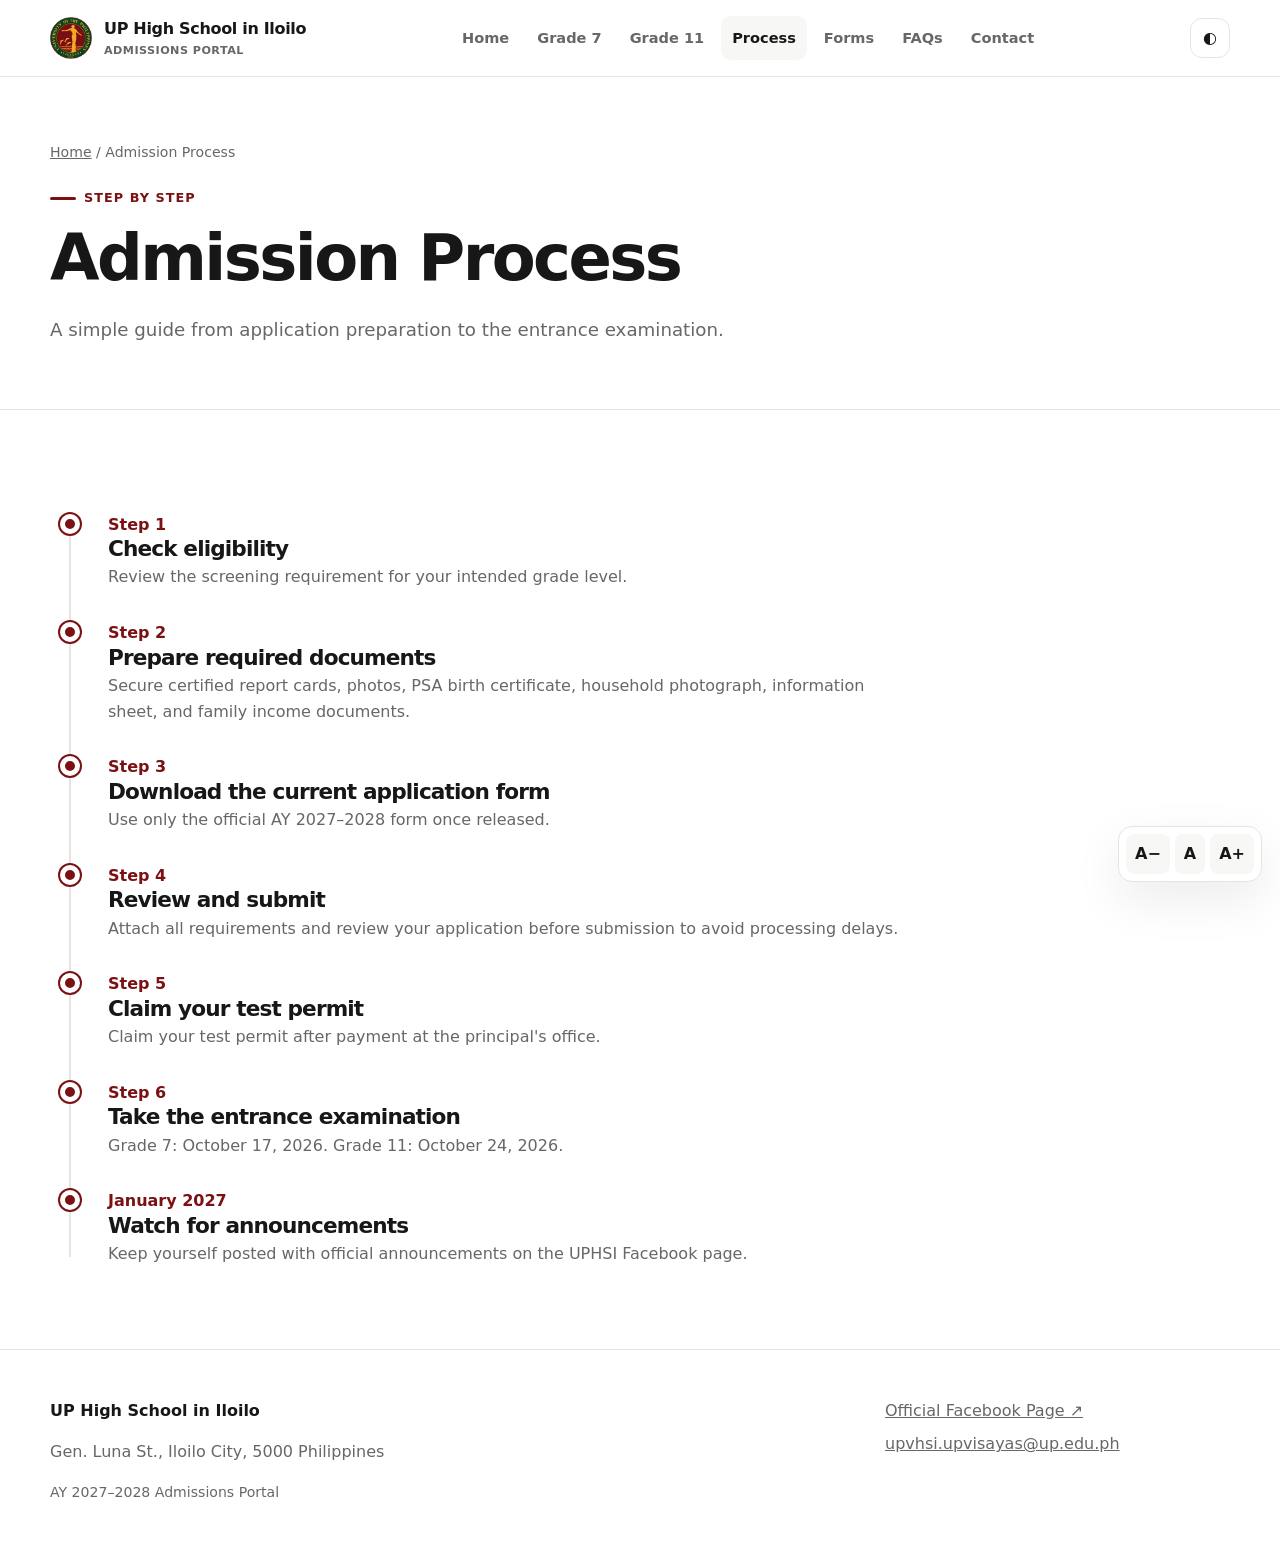
<file: process.html>
<!doctype html>
<html lang="en">
<head>
<meta charset="utf-8">
<meta name="viewport" content="width=device-width, initial-scale=1">
<meta name="description" content="UP High School in Iloilo Admissions Portal for AY 2027–2028">
<title>Admission Process | UPHSI Admissions 2027–2028</title>
<link rel="stylesheet" href="css/style.css">
<link rel="icon" type="image/png" href="images/logo.png">
</head>
<body>

<a class="skip-link" href="#main">Skip to main content</a>
<header class="site-header">
  <div class="container navbar">
    <a class="brand" href="index.html"><img src="images/logo.png" alt="UPHSI logo placeholder"><span>UP High School in Iloilo<small>Admissions Portal</small></span></a>
    <nav id="navLinks" class="navlinks" aria-label="Primary navigation">
<a href="index.html">Home</a>
<a href="jhs.html">Grade 7</a>
<a href="shs.html">Grade 11</a>
<a href="process.html" class="active">Process</a>
<a href="forms.html">Forms</a>
<a href="faq.html">FAQs</a>
<a href="contact.html">Contact</a>
</nav>
    <div class="nav-tools">
      <button id="themeToggle" class="icon-btn" title="Toggle dark mode" aria-label="Toggle dark mode">◐</button>
      <button id="menuBtn" class="menu-btn" aria-label="Open menu" aria-expanded="false">☰</button>
    </div>
  </div>
</header>
<main id="main">
<section class="page-hero"><div class="container"><div class="breadcrumb"><a href="index.html">Home</a> / Admission Process</div><div class="eyebrow">Step by step</div><h1>Admission Process</h1><p class="lead">A simple guide from application preparation to the entrance examination.</p></div></section>
<section class="section"><div class="container"><div class="timeline" style="max-width:850px">
<div class="timeline-item reveal"><span class="timeline-dot"></span><div class="timeline-date">Step 1</div><h3>Check eligibility</h3><p>Review the screening requirement for your intended grade level.</p></div>
<div class="timeline-item reveal"><span class="timeline-dot"></span><div class="timeline-date">Step 2</div><h3>Prepare required documents</h3><p>Secure certified report cards, photos, PSA birth certificate, household photograph, information sheet, and family income documents.</p></div>
<div class="timeline-item reveal"><span class="timeline-dot"></span><div class="timeline-date">Step 3</div><h3>Download the current application form</h3><p>Use only the official AY 2027–2028 form once released.</p></div>
<div class="timeline-item reveal"><span class="timeline-dot"></span><div class="timeline-date">Step 4</div><h3>Review and submit</h3><p>Attach all requirements and review your application before submission to avoid processing delays.</p></div>
<div class="timeline-item reveal"><span class="timeline-dot"></span><div class="timeline-date">Step 5</div><h3>Claim your test permit</h3><p>Claim your test permit after payment at the principal's office.</p></div>
<div class="timeline-item reveal"><span class="timeline-dot"></span><div class="timeline-date">Step 6</div><h3>Take the entrance examination</h3><p>Grade 7: October 17, 2026. Grade 11: October 24, 2026.</p></div>
<div class="timeline-item reveal"><span class="timeline-dot"></span><div class="timeline-date">January 2027</div><h3>Watch for announcements</h3><p>Keep yourself posted with official announcements on the UPHSI Facebook page.</p></div>
</div></div></section>
</main>

<footer class="footer">
  <div class="container footer-grid">
    <div>
      <strong>UP High School in Iloilo</strong>
      <p>Gen. Luna St., Iloilo City, 5000 Philippines</p>
      <p class="small">AY 2027–2028 Admissions Portal</p>
    </div>
    <div class="footer-links">
      <a href="https://www.facebook.com/uphsiofficial" target="_blank" rel="noopener">Official Facebook Page ↗</a>
      <a href="mailto:upvhsi.upvisayas@up.edu.ph">upvhsi.upvisayas@up.edu.ph</a>
    </div>
  </div>
</footer>
<div class="a11y-panel" aria-label="Text size controls">
  <button data-font="down" title="Decrease text size">A−</button>
  <button data-font="reset" title="Reset text size">A</button>
  <button data-font="up" title="Increase text size">A+</button>
</div>
<script src="js/script.js"></script>
</body></html>
</file>
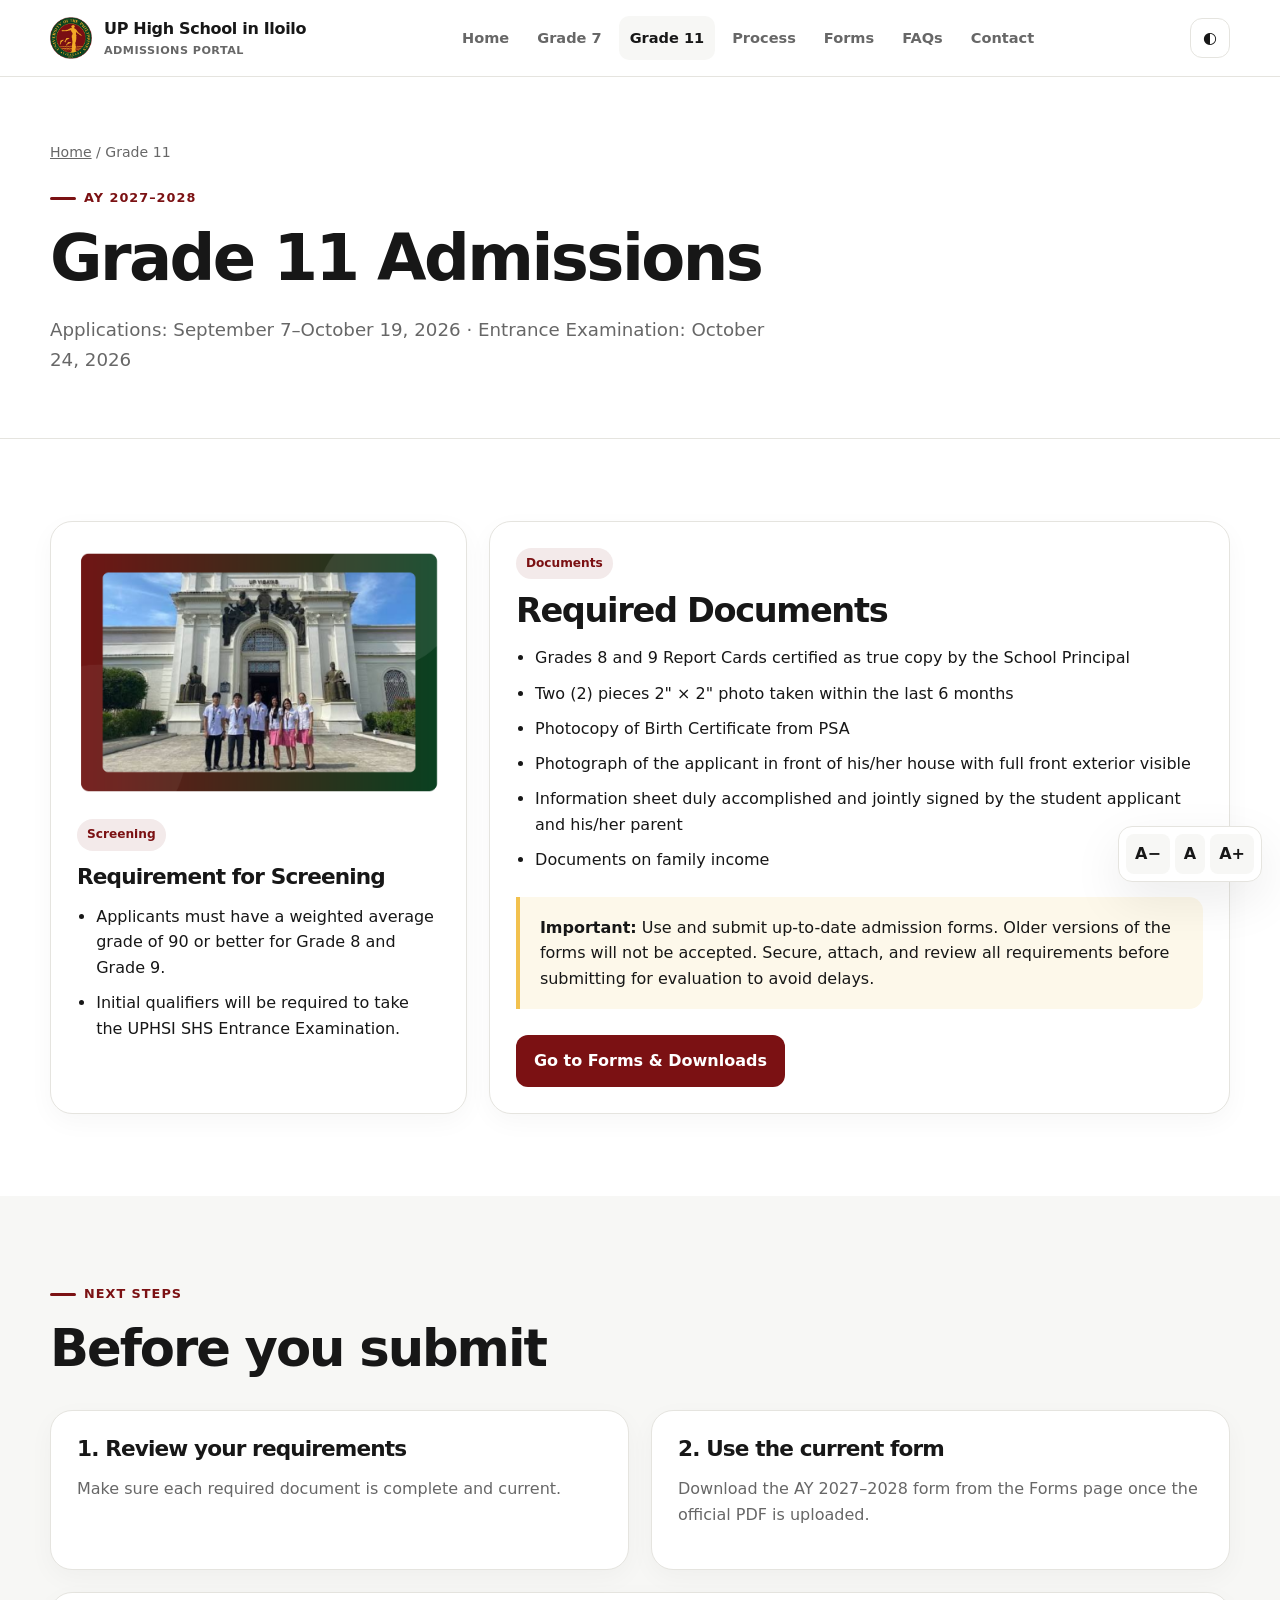
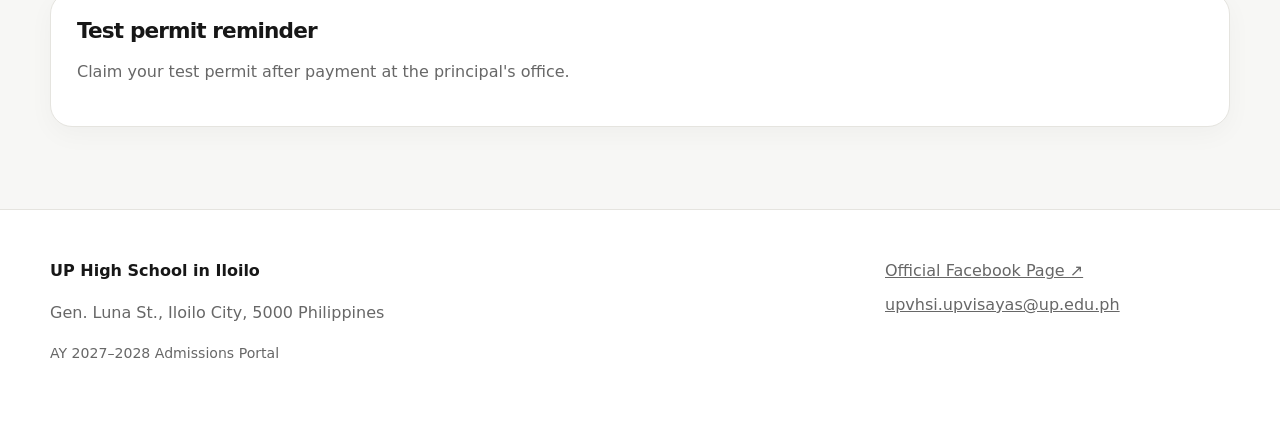
<file: shs.html>
<!doctype html>
<html lang="en">
<head>
<meta charset="utf-8">
<meta name="viewport" content="width=device-width, initial-scale=1">
<meta name="description" content="UP High School in Iloilo Admissions Portal for AY 2027–2028">
<title>Grade 11 | UPHSI Admissions 2027–2028</title>
<link rel="stylesheet" href="css/style.css">
<link rel="icon" type="image/png" href="images/logo.png">
</head>
<body>

<a class="skip-link" href="#main">Skip to main content</a>
<header class="site-header">
  <div class="container navbar">
    <a class="brand" href="index.html"><img src="images/logo.png" alt="UPHSI logo placeholder"><span>UP High School in Iloilo<small>Admissions Portal</small></span></a>
    <nav id="navLinks" class="navlinks" aria-label="Primary navigation">
<a href="index.html">Home</a>
<a href="jhs.html">Grade 7</a>
<a href="shs.html" class="active">Grade 11</a>
<a href="process.html">Process</a>
<a href="forms.html">Forms</a>
<a href="faq.html">FAQs</a>
<a href="contact.html">Contact</a>
</nav>
    <div class="nav-tools">
      <button id="themeToggle" class="icon-btn" title="Toggle dark mode" aria-label="Toggle dark mode">◐</button>
      <button id="menuBtn" class="menu-btn" aria-label="Open menu" aria-expanded="false">☰</button>
    </div>
  </div>
</header>
<main id="main">
<section class="page-hero"><div class="container"><div class="breadcrumb"><a href="index.html">Home</a> / Grade 11</div><div class="eyebrow">AY 2027–2028</div><h1>Grade 11 Admissions</h1><p class="lead">Applications: September 7–October 19, 2026 · Entrance Examination: October 24, 2026</p></div></section>
<section class="section"><div class="container requirement-grid">
 <div class="card reveal"><img src="images/shs.png" alt="Grade 11 photo placeholder" style="border-radius:16px;margin-bottom:22px"><span class="tag">Screening</span><h3 style="margin:14px 0">Requirement for Screening</h3><ul class="list-clean"><li>Applicants must have a weighted average grade of 90 or better for Grade 8 and Grade 9.</li><li>Initial qualifiers will be required to take the UPHSI SHS Entrance Examination.</li></ul></div>
 <div class="card reveal"><span class="tag">Documents</span><h2 style="font-size:2.1rem;margin:14px 0">Required Documents</h2><ul class="list-clean"><li>Grades 8 and 9 Report Cards certified as true copy by the School Principal</li><li>Two (2) pieces 2" × 2" photo taken within the last 6 months</li><li>Photocopy of Birth Certificate from PSA</li><li>Photograph of the applicant in front of his/her house with full front exterior visible</li><li>Information sheet duly accomplished and jointly signed by the student applicant and his/her parent</li><li>Documents on family income</li></ul>
 <div class="notice" style="margin-top:24px"><strong>Important:</strong> Use and submit up-to-date admission forms. Older versions of the forms will not be accepted. Secure, attach, and review all requirements before submitting for evaluation to avoid delays.</div>
 <div class="actions"><a class="btn btn-primary" href="forms.html">Go to Forms & Downloads</a></div></div>
</div></section>
<section class="section alt"><div class="container"><div class="section-head"><div><div class="eyebrow">Next steps</div><h2>Before you submit</h2></div></div>
<div class="cards"><div class="card"><h3>1. Review your requirements</h3><p>Make sure each required document is complete and current.</p></div><div class="card"><h3>2. Use the current form</h3><p>Download the AY 2027–2028 form from the Forms page once the official PDF is uploaded.</p></div></div>
<div class="card" style="margin-top:22px"><h3>Test permit reminder</h3><p>Claim your test permit after payment at the principal's office.</p></div>
</div></section></main>

<footer class="footer">
  <div class="container footer-grid">
    <div>
      <strong>UP High School in Iloilo</strong>
      <p>Gen. Luna St., Iloilo City, 5000 Philippines</p>
      <p class="small">AY 2027–2028 Admissions Portal</p>
    </div>
    <div class="footer-links">
      <a href="https://www.facebook.com/uphsiofficial" target="_blank" rel="noopener">Official Facebook Page ↗</a>
      <a href="mailto:upvhsi.upvisayas@up.edu.ph">upvhsi.upvisayas@up.edu.ph</a>
    </div>
  </div>
</footer>
<div class="a11y-panel" aria-label="Text size controls">
  <button data-font="down" title="Decrease text size">A−</button>
  <button data-font="reset" title="Reset text size">A</button>
  <button data-font="up" title="Increase text size">A+</button>
</div>
<script src="js/script.js"></script>
</body></html>
</file>
<file: css/style.css>
:root{
  --maroon:#7b1113; --maroon-2:#5c0d0f; --green:#014421; --gold:#f2c14e;
  --ink:#171717; --muted:#676767; --surface:#ffffff; --surface-2:#f7f7f5;
  --line:#e5e4df; --shadow:0 18px 50px rgba(0,0,0,.08);
  --radius:22px; --base-font:16px;
}
*{box-sizing:border-box}
html{scroll-behavior:smooth;font-size:var(--base-font)}
body{margin:0;font-family:Inter,ui-sans-serif,system-ui,-apple-system,"Segoe UI",Roboto,Arial,sans-serif;background:var(--surface);color:var(--ink);line-height:1.6}
body.dark{--ink:#f4f4f1;--muted:#bebeb8;--surface:#121212;--surface-2:#1b1b1b;--line:#333;--shadow:0 18px 50px rgba(0,0,0,.32)}
a{color:inherit}
img{max-width:100%;display:block}
button,input{font:inherit}
.container{width:min(1180px,calc(100% - 38px));margin:auto}
.skip-link{position:absolute;left:-9999px;top:10px;background:var(--maroon);color:white;padding:10px 14px;z-index:9999}
.skip-link:focus{left:10px}
.site-header{position:sticky;top:0;z-index:1000;background:color-mix(in srgb,var(--surface) 93%,transparent);backdrop-filter:blur(16px);border-bottom:1px solid var(--line)}
.navbar{min-height:76px;display:flex;align-items:center;justify-content:space-between;gap:20px}
.brand{display:flex;align-items:center;gap:12px;text-decoration:none;font-weight:800;letter-spacing:-.02em}
.brand img{width:42px;height:42px;border-radius:10px}
.brand small{display:block;font-size:.7rem;font-weight:600;color:var(--muted);letter-spacing:.04em;text-transform:uppercase}
.navlinks{display:flex;align-items:center;gap:6px}
.navlinks a{padding:10px 11px;border-radius:10px;text-decoration:none;font-size:.91rem;font-weight:650;color:var(--muted)}
.navlinks a:hover,.navlinks a.active{background:var(--surface-2);color:var(--ink)}
.nav-tools{display:flex;align-items:center;gap:6px}
.icon-btn,.menu-btn{border:1px solid var(--line);background:var(--surface);color:var(--ink);width:40px;height:40px;border-radius:12px;cursor:pointer}
.menu-btn{display:none}
.hero{padding:64px 0 46px}
.hero-grid{display:grid;grid-template-columns:1.05fr .95fr;gap:42px;align-items:center}
.eyebrow{display:inline-flex;gap:8px;align-items:center;font-size:.8rem;letter-spacing:.08em;text-transform:uppercase;font-weight:800;color:var(--maroon);margin-bottom:16px}
.eyebrow:before{content:"";width:26px;height:3px;background:var(--maroon);border-radius:99px}
h1,h2,h3{line-height:1.08;letter-spacing:-.04em;margin:0}
h1{font-size:clamp(2.7rem,6vw,5.4rem);max-width:800px}
h2{font-size:clamp(2rem,4vw,3.5rem)}
h3{font-size:1.35rem}
.lead{font-size:1.14rem;color:var(--muted);max-width:720px;margin:22px 0}
.hero-media{border-radius:30px;overflow:hidden;box-shadow:var(--shadow);min-height:430px}
.hero-media img{width:100%;height:100%;min-height:430px;object-fit:cover}
.actions{display:flex;flex-wrap:wrap;gap:10px;margin-top:26px}
.btn{display:inline-flex;align-items:center;justify-content:center;gap:8px;text-decoration:none;border:1px solid transparent;padding:12px 17px;border-radius:12px;font-weight:750;cursor:pointer}
.btn-primary{background:var(--maroon);color:white}
.btn-primary:hover{background:var(--maroon-2)}
.btn-secondary{background:var(--surface);border-color:var(--line)}
.btn-green{background:var(--green);color:white}
.section{padding:82px 0}
.section.alt{background:var(--surface-2)}
.section-head{display:flex;justify-content:space-between;align-items:end;gap:30px;margin-bottom:34px}
.section-head p{max-width:630px;color:var(--muted);margin:0}
.cards{display:grid;grid-template-columns:repeat(2,1fr);gap:22px}
.card{background:var(--surface);border:1px solid var(--line);border-radius:var(--radius);padding:26px;box-shadow:0 8px 26px rgba(0,0,0,.035)}
.card.feature{padding:0;overflow:hidden}
.card.feature img{width:100%;height:250px;object-fit:cover}
.card-content{padding:27px}
.card p{color:var(--muted)}
.tag{display:inline-flex;padding:6px 10px;background:color-mix(in srgb,var(--maroon) 9%,var(--surface));color:var(--maroon);border-radius:999px;font-weight:800;font-size:.76rem}
.countdown-wrap{display:grid;grid-template-columns:.8fr 1.2fr;gap:26px;align-items:center}
.countdown-box{background:var(--maroon);color:white;padding:34px;border-radius:var(--radius)}
.countdown-label{opacity:.82;font-size:.92rem}
.countdown-title{font-size:1.6rem;font-weight:800;margin:6px 0 20px}
.countdown{display:grid;grid-template-columns:repeat(4,1fr);gap:8px}
.time-unit{background:rgba(255,255,255,.12);border:1px solid rgba(255,255,255,.17);border-radius:14px;padding:14px 8px;text-align:center}
.time-unit strong{font-size:1.6rem;display:block}
.time-unit span{font-size:.7rem;text-transform:uppercase;letter-spacing:.07em}
.timeline{position:relative;margin-top:20px}
.timeline:before{content:"";position:absolute;left:19px;top:10px;bottom:10px;width:2px;background:var(--line)}
.timeline-item{position:relative;padding:0 0 30px 58px}
.timeline-item:last-child{padding-bottom:0}
.timeline-dot{position:absolute;left:10px;top:2px;width:20px;height:20px;border:5px solid var(--surface);background:var(--maroon);border-radius:50%;box-shadow:0 0 0 2px var(--maroon)}
.timeline-date{font-weight:850;color:var(--maroon)}
.timeline-item p{margin:.25rem 0 0;color:var(--muted)}
.policy{max-width:920px}
.policy p{font-size:1.05rem;color:var(--muted)}
.notice{border-left:4px solid var(--gold);background:color-mix(in srgb,var(--gold) 12%,var(--surface));padding:18px 20px;border-radius:0 14px 14px 0}
.requirement-grid{display:grid;grid-template-columns:.72fr 1.28fr;gap:22px}
.list-clean{padding-left:1.2rem}
.list-clean li{margin:.6rem 0}
.download-grid{display:grid;grid-template-columns:repeat(2,1fr);gap:22px}
.download-card{display:grid;grid-template-columns:1fr 130px;gap:20px;align-items:center}
.download-card img{border:1px solid var(--line);border-radius:16px}
.announcement-grid{display:grid;grid-template-columns:repeat(3,1fr);gap:18px}
.announcement{padding:22px;border-radius:18px;border:1px solid var(--line);background:var(--surface)}
.announcement time{font-size:.78rem;color:var(--muted);font-weight:700;text-transform:uppercase}
.accordion{border-top:1px solid var(--line)}
.accordion-item{border-bottom:1px solid var(--line)}
.accordion-button{width:100%;text-align:left;border:0;background:none;color:var(--ink);padding:20px 2px;font-weight:800;display:flex;justify-content:space-between;cursor:pointer}
.accordion-panel{max-height:0;overflow:hidden;transition:max-height .3s ease}
.accordion-panel-inner{padding:0 2px 20px;color:var(--muted)}
.contact-grid{display:grid;grid-template-columns:1fr 1fr;gap:22px}
.contact-item{padding:26px;border:1px solid var(--line);border-radius:var(--radius)}
.page-hero{padding:64px 0 42px;border-bottom:1px solid var(--line)}
.page-hero h1{font-size:clamp(2.6rem,5vw,4.8rem)}
.breadcrumb{font-size:.88rem;color:var(--muted);margin-bottom:18px}
.footer{padding:48px 0;border-top:1px solid var(--line)}
.footer-grid{display:grid;grid-template-columns:1.4fr .6fr;gap:30px}
.footer p,.footer a{color:var(--muted)}
.footer-links{display:flex;flex-direction:column;gap:8px}
.reveal{opacity:0;transform:translateY(20px);transition:.7s ease}
.reveal.visible{opacity:1;transform:none}
.a11y-panel{position:fixed;right:18px;bottom:18px;z-index:900;display:flex;gap:5px;padding:7px;background:var(--surface);border:1px solid var(--line);border-radius:14px;box-shadow:var(--shadow)}
.a11y-panel button{border:0;background:var(--surface-2);color:var(--ink);border-radius:8px;padding:7px 9px;cursor:pointer;font-weight:800}
.form-placeholder{border:2px dashed var(--line);padding:25px;border-radius:18px;color:var(--muted)}
.small{font-size:.88rem;color:var(--muted)}

@media(max-width:950px){
  .menu-btn{display:inline-grid;place-items:center}.navlinks{display:none;position:absolute;top:76px;left:0;right:0;background:var(--surface);padding:12px 20px 20px;border-bottom:1px solid var(--line);flex-direction:column;align-items:stretch}
  .navlinks.open{display:flex}.navlinks a{padding:13px}
  .hero-grid,.countdown-wrap,.requirement-grid,.contact-grid{grid-template-columns:1fr}
  .hero{padding-top:40px}.hero-media{min-height:300px}.hero-media img{min-height:300px}
  .announcement-grid{grid-template-columns:1fr}
}
@media(max-width:680px){
  .brand span{display:none}.cards,.download-grid{grid-template-columns:1fr}.download-card{grid-template-columns:1fr}
  .download-card img{width:140px}.countdown{grid-template-columns:repeat(2,1fr)}
  .section{padding:58px 0}.section-head{display:block}.section-head p{margin-top:12px}
  .footer-grid{grid-template-columns:1fr}
}
@media(prefers-reduced-motion:reduce){*{scroll-behavior:auto!important;transition:none!important;animation:none!important}.reveal{opacity:1;transform:none}}
</file>
